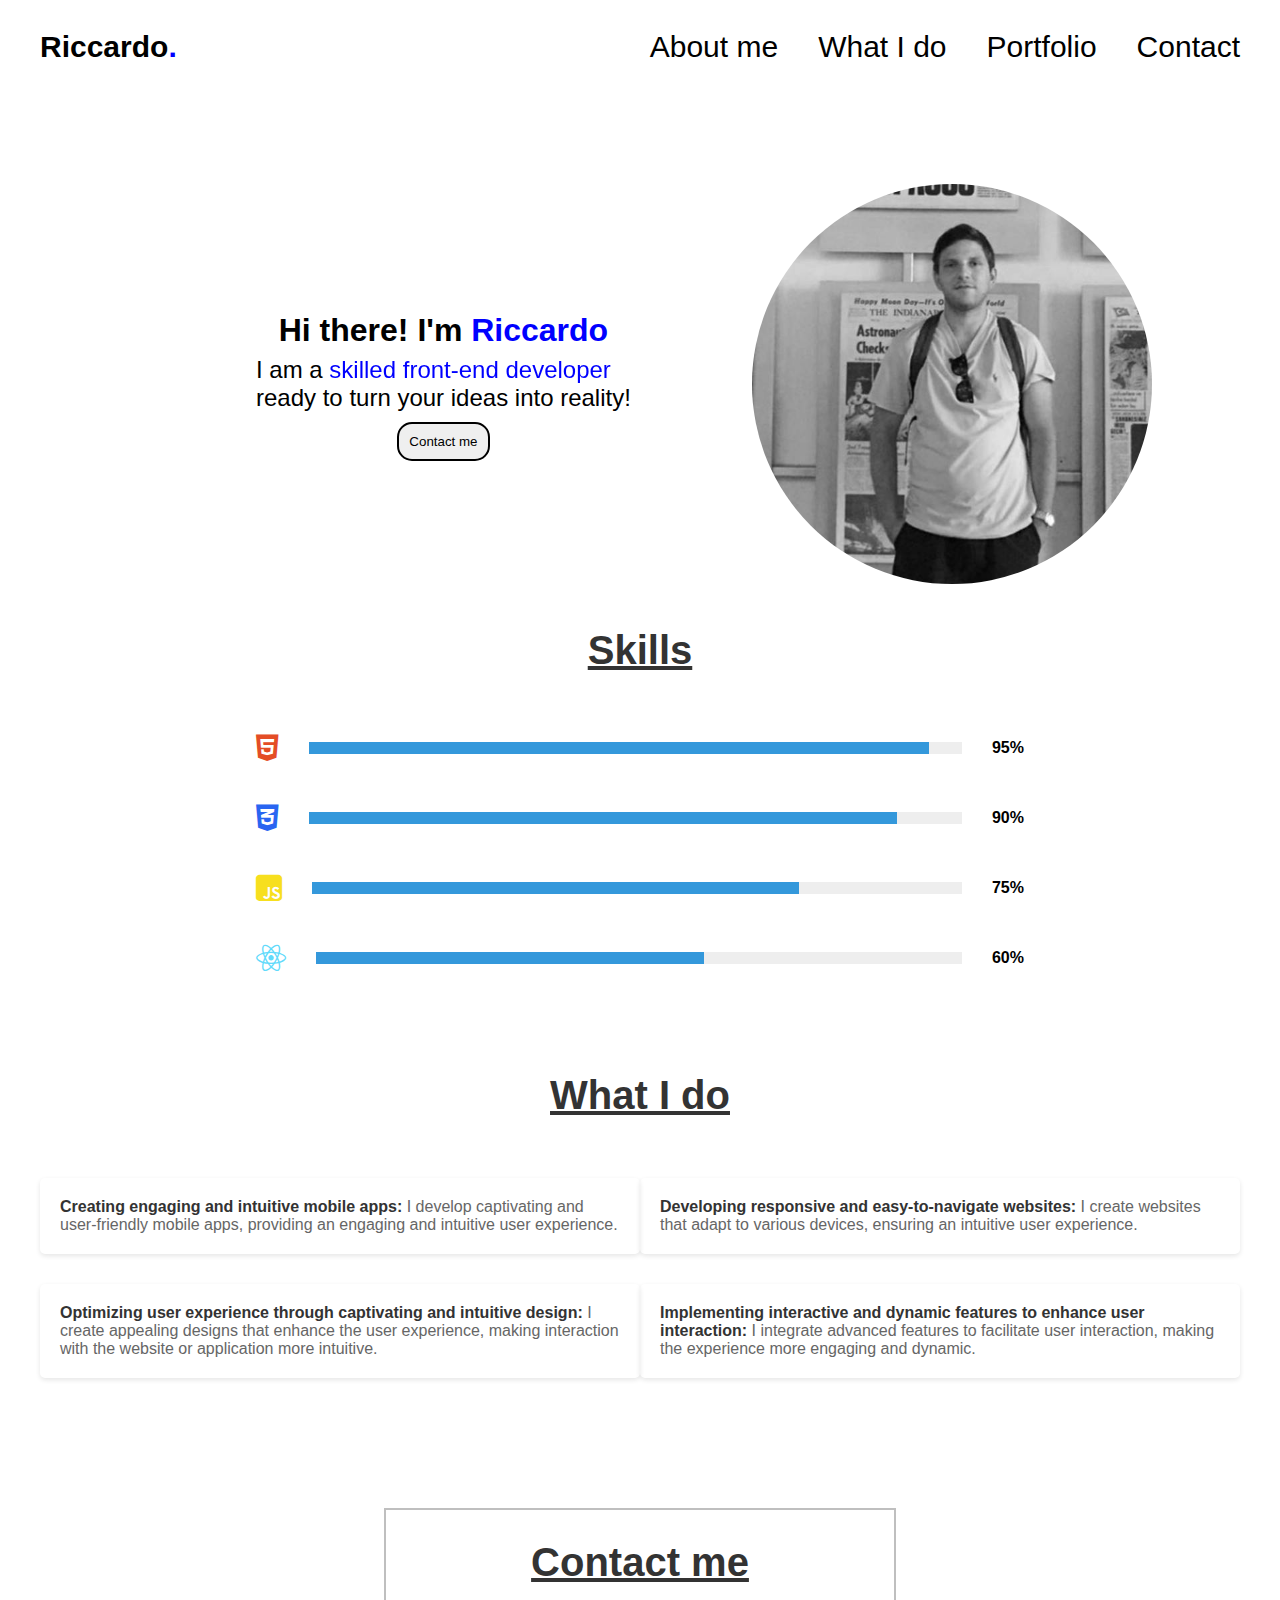
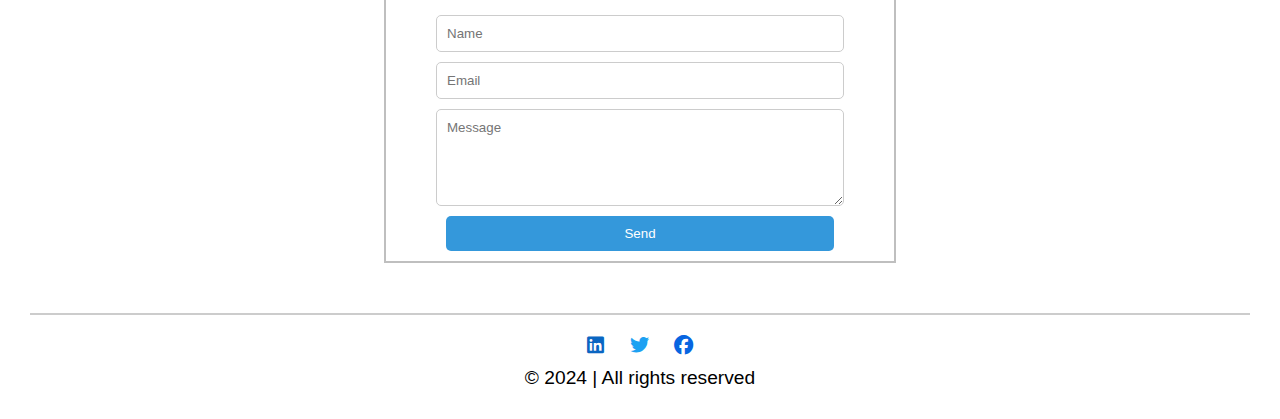
<file: index.html>
<!DOCTYPE html>
<html lang="en">
  <head>
    <meta charset="UTF-8" />
    <meta name="viewport" content="width=device-width, initial-scale=1.0" />
    <meta http-equiv="X-UA-Compatible" content="ie=edge" />
    <link rel="stylesheet" href="assets/styles.css" />
    <link
      rel="stylesheet"
      href="https://cdnjs.cloudflare.com/ajax/libs/font-awesome/6.4.0/css/all.min.css"
    />
    <link
      rel="stylesheet"
      href="https://fonts.googleapis.com/css2?family=Lobster&family=Poppins:wght@200;700&display=swap"
      rel="stylesheet"
    />
    <title>Personal Site</title>
    <meta property="og:title" content="Personal Site" />
    <meta
      property="og:description"
      content="I'm a skilled front-end developer ready to turn your ideas into reality!"
    />
    <meta property="og:image" content="assets/riccardogaruttiphoto.jpeg" />
    <meta property="og:url" content="https://www.riccardogarutti.com" />
    <meta property="og:type" content="website" />
  </head>
  <body>
    <div class="header">
      <div class="logo">Riccardo<span class="blue-text1">.</span></div>
      <div class="navbar">
        <li><a href="aboutme.html">About me</a></li>
        <li><a href="#what-i-do-section">What I do</a></li>
        <li>
          <a href="https://github.com/riccardogar" target="_blank">Portfolio</a>
        </li>
        <li><a href="#form">Contact</a></li>
      </div>
      <div class="checkbtn">
        <i class="fas fa-bars"></i>
      </div>
    </div>
    <div class="intro-section">
      <div class="intro-text">
        <h1>Hi there! I'm <span class="blue-text2">Riccardo</span></h1>
        <p>
          I am a <span class="blue-text3">skilled front-end developer</span>
          <br />ready to turn your ideas into reality!
        </p>
        <button class="btn-contact-me" id="contact-button">Contact me</button>
      </div>
      <div class="profile-image">
        <img
          src="assets/riccardogaruttiphoto.jpeg"
          alt="Riccardo Garutti Photo"
          class="img-circle"
        />
      </div>
    </div>
    <section class="skills">
      <h2>Skills</h2>
      <ul>
        <li>
          <i class="fa-brands fa-html5 icon"></i>
          <div class="skill-bar">
            <div class="skill-progress-html"></div>
          </div>
          <span class="skill-percentage">95%</span>
        </li>
        <li>
          <i class="fa-brands fa-css3-alt icon"></i>
          <div class="skill-bar">
            <div class="skill-progress-css"></div>
          </div>
          <span class="skill-percentage">90%</span>
        </li>
        <li>
          <i class="fa-brands fa-square-js icon"></i>
          <div class="skill-bar">
            <div class="skill-progress-js"></div>
          </div>
          <span class="skill-percentage">75%</span>
        </li>
        <li>
          <i class="fa-brands fa-react icon"></i>
          <div class="skill-bar">
            <div class="skill-progress-react"></div>
          </div>
          <span class="skill-percentage">60%</span>
        </li>
      </ul>
    </section>
    <section id="what-i-do-section">
      <div class="section-title">What I do</div>
      <ul class="skills-list">
        <li>
          <span class="skill"
            >Creating engaging and intuitive mobile apps:</span
          >
          <span class="description"
            >I develop captivating and user-friendly mobile apps, providing an
            engaging and intuitive user experience.</span
          >
        </li>
        <li>
          <span class="skill"
            >Developing responsive and easy-to-navigate websites:</span
          >
          <span class="description"
            >I create websites that adapt to various devices, ensuring an
            intuitive user experience.</span
          >
        </li>
        <li>
          <span class="skill"
            >Optimizing user experience through captivating and intuitive
            design:
          </span>
          <span class="description"
            >I create appealing designs that enhance the user experience, making
            interaction with the website or application more intuitive.</span
          >
        </li>
        <li>
          <span class="skill"
            >Implementing interactive and dynamic features to enhance user
            interaction:</span
          >
          <span class="description"
            >I integrate advanced features to facilitate user interaction,
            making the experience more engaging and dynamic.</span
          >
        </li>
      </ul>
    </section>
    <div class="container">
      <form id="form">
        <h2>Contact me</h2>
        <input type="text" id="nome" name="nome" placeholder="Name" required />
        <input
          type="email"
          id="email"
          name="email"
          placeholder="Email"
          required
        />
        <textarea
          id="message"
          name="message"
          rows="5"
          placeholder="Message"
          required
        ></textarea>
        <button type="submit">Send</button>
      </form>
    </div>
    <footer>
      <hr class="footer-divider" />
      <div class="social-icons">
        <a href="https://www.linkedin.com/in/riccardogarutti/" target="_blank"
          ><i class="fa-brands fa-linkedin"></i
        ></a>
        <a href="https://twitter.com/riccardogarutti" target="_blank"
          ><i class="fa-brands fa-twitter"></i
        ></a>
        <a href="https://www.facebook.com/riccardo.garutti/" target="_blank"
          ><i class="fa-brands fa-facebook"></i
        ></a>
      </div>
      <p>&copy; 2024 | All rights reserved</p>
    </footer>
  </body>
</html>
</file>
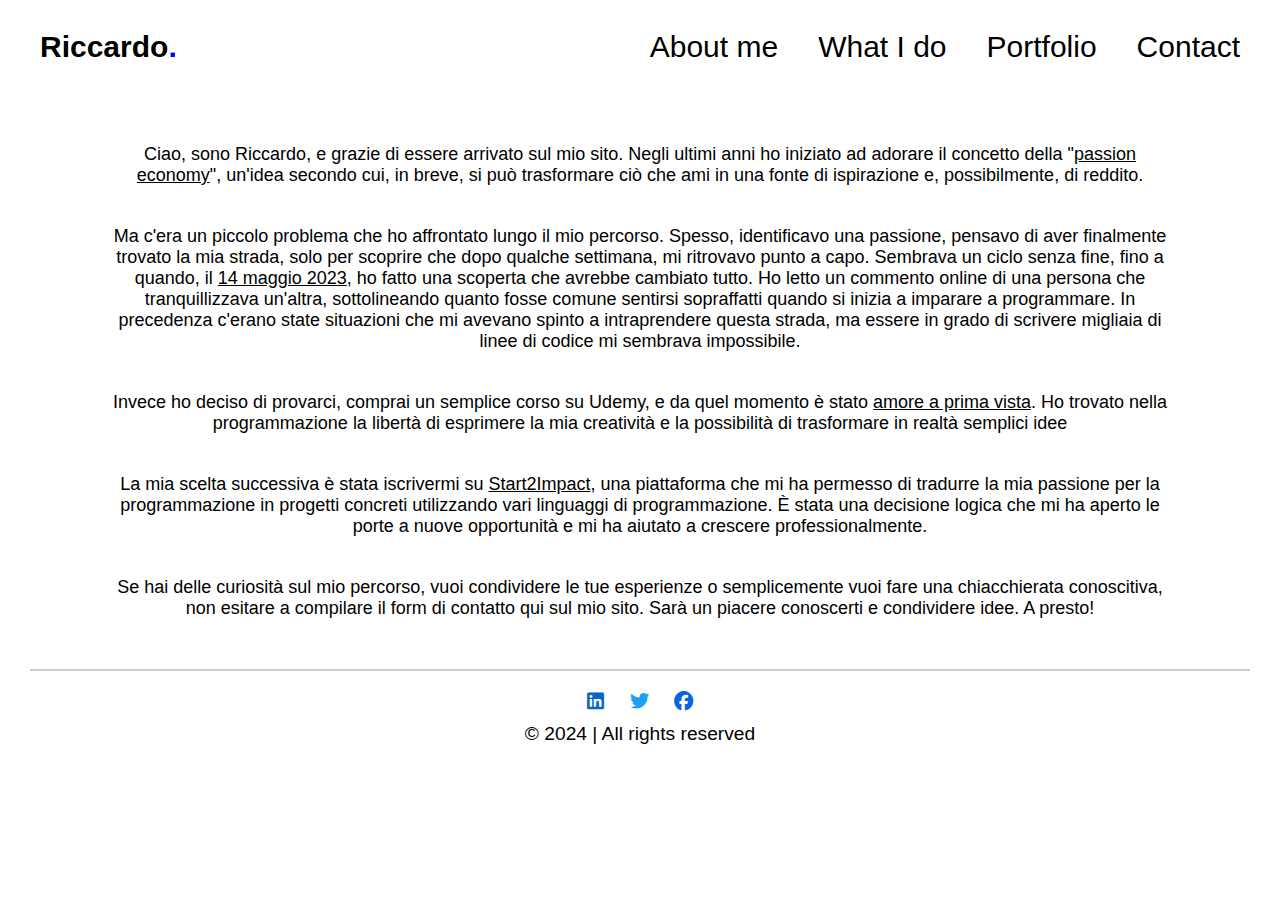
<file: aboutme.html>
<!DOCTYPE html>
<html lang="en">
  <head>
    <meta charset="UTF-8" />
    <meta name="viewport" content="width=device-width, initial-scale=1.0" />
    <meta http-equiv="X-UA-Compatible" content="ie=edge" />
    <link rel="stylesheet" href="assets/styles.css" />
    <link
      rel="stylesheet"
      href="https://cdnjs.cloudflare.com/ajax/libs/font-awesome/6.4.0/css/all.min.css"
    />
    <link
      rel="stylesheet"
      href="https://fonts.googleapis.com/css2?family=Lobster&family=Poppins:wght@200;700&display=swap"
      rel="stylesheet"
    />
    <title>About Me</title>
  </head>
  <body class="aboutme-page">
    <div class="header">
      <div class="logo">
        <a href="index.html">Riccardo<span class="blue-text1">.</span></a>
      </div>
      <div class="navbar">
        <li><a href="aboutme.html">About me</a></li>
        <li><a href="index.html#what-i-do-section">What I do</a></li>
        <li>
          <a href="https://github.com/riccardogar" target="_blank">Portfolio</a>
        </li>
        <li><a href="index.html#form">Contact</a></li>
      </div>
      <div class="checkbtn">
        <i class="fas fa-bars"></i>
      </div>
    </div>

    <div class="intro-message">
      <div class="message-div">
        <p>
          Ciao, sono Riccardo, e grazie di essere arrivato sul mio sito. Negli
          ultimi anni ho iniziato ad adorare il concetto della "<u
            class="underline-text"
            >passion economy</u
          >", un'idea secondo cui, in breve, si può trasformare ciò che ami in
          una fonte di ispirazione e, possibilmente, di reddito.
        </p>
      </div>
      <div class="message-div">
        <p>
          Ma c'era un piccolo problema che ho affrontato lungo il mio percorso.
          Spesso, identificavo una passione, pensavo di aver finalmente trovato
          la mia strada, solo per scoprire che dopo qualche settimana, mi
          ritrovavo punto a capo. Sembrava un ciclo senza fine, fino a quando,
          il <u class="underline-text">14 maggio 2023</u>, ho fatto una scoperta
          che avrebbe cambiato tutto. Ho letto un commento online di una persona
          che tranquillizzava un'altra, sottolineando quanto fosse comune
          sentirsi sopraffatti quando si inizia a imparare a programmare. In
          precedenza c'erano state situazioni che mi avevano spinto a
          intraprendere questa strada, ma essere in grado di scrivere migliaia
          di linee di codice mi sembrava impossibile.
        </p>
      </div>
      <div class="message-div">
        <p>
          Invece ho deciso di provarci, comprai un semplice corso su Udemy, e da
          quel momento è stato
          <u class="underline-text">amore a prima vista</u>. Ho trovato nella
          programmazione la libertà di esprimere la mia creatività e la
          possibilità di trasformare in realtà semplici idee
        </p>
      </div>
      <div class="message-div">
        <p>
          La mia scelta successiva è stata iscrivermi su
          <u class="underline-text">Start2Impact</u>, una piattaforma che mi ha
          permesso di tradurre la mia passione per la programmazione in progetti
          concreti utilizzando vari linguaggi di programmazione. È stata una
          decisione logica che mi ha aperto le porte a nuove opportunità e mi ha
          aiutato a crescere professionalmente.
        </p>
      </div>
      <div class="message-div">
        <p>
          Se hai delle curiosità sul mio percorso, vuoi condividere le tue
          esperienze o semplicemente vuoi fare una chiacchierata conoscitiva,
          non esitare a compilare il form di contatto qui sul mio sito. Sarà un
          piacere conoscerti e condividere idee. A presto!
        </p>
      </div>
    </div>

    <footer>
      <hr class="footer-divider" />
      <div class="social-icons">
        <a href="https://www.linkedin.com/in/riccardogarutti/" target="_blank"
          ><i class="fa-brands fa-linkedin"></i
        ></a>
        <a href="https://twitter.com/riccardogarutti" target="_blank"
          ><i class="fa-brands fa-twitter"></i
        ></a>
        <a href="https://www.facebook.com/riccardo.garutti/" target="_blank"
          ><i class="fa-brands fa-facebook"></i
        ></a>
      </div>
      <p>&copy; 2024 | All rights reserved</p>
    </footer>
  </body>
</html>
</file>
<file: assets/styles.css>
* {
  margin: 0;
  padding: 0;
  font-family: "Roboto", sans-serif;
  box-sizing: border-box;
}
html {
  scroll-behavior: smooth;
}

.header {
  display: flex;
  justify-content: space-between;
  align-items: center;
  padding: 30px 0px;
  background-color: white;
  position: relative;
}

.logo {
  margin-left: 40px;
  font-size: 30px;
  font-weight: bold;
  text-decoration: none;
  cursor: pointer;
}

.blue-text1 {
  color: blue;
}

.navbar {
  display: flex;
  list-style: none;
}

.navbar li a {
  font-size: 30px;
  text-decoration: none;
  color: black;
  margin-right: 40px;
}

.logo:hover,
.navbar li a:hover {
  border-bottom: 3px solid blue;
  padding-bottom: 3px;
}

.logo a,
.logo a:visited {
  color: black;
  text-decoration: none;
}

.checkbtn {
  position: absolute;
  font-size: 25px;
  top: 35px;
  right: 20px;
  display: none;
}

.intro-section {
  margin-top: 90px;
  margin-right: 10%;
  margin-left: 20%;
  position: relative;
  display: flex;
  justify-content: space-between;
  align-items: center;
}

.intro-text {
  display: flex;
  flex-direction: column;
  align-items: center;
}

.intro-text h1 {
  margin-bottom: 7px;
  font-size: 2em;
}

.intro-text p {
  font-size: 1.5em;
}

.img-circle {
  height: 400px;
  width: 400px;
  border-radius: 50%;
}

.blue-text2 {
  color: blue;
}

.blue-text3 {
  color: transparent;
  background-image: linear-gradient(blue, blue);
  background-repeat: no-repeat;
  -webkit-background-clip: text;
  background-clip: text;
  animation: animateText 6s linear infinite;
}

@keyframes animateText {
  0%,
  95%,
  100% {
    background-position: -400px 0;
  }
  65%,
  85% {
    background-position: 0 0;
  }
}

.btn-contact-me {
  margin-top: 10px;
  padding: 10px 10px;
  border-radius: 15px;
  cursor: pointer;
  border: 2px solid #000;
  transition: background-color 0.3s, color 0.3s;
}

.btn-contact-me:hover {
  background-color: #000;
  color: #fff;
}

.skills {
  text-align: center;
  margin-top: 40px;
  margin-right: 20%;
  margin-left: 20%;
}

.skills h2 {
  margin-bottom: 60px;
  font-size: 40px;
  font-weight: bold;
  color: #333333;
  text-decoration: underline;
}

.skills li {
  margin-bottom: 40px;
  display: flex;
  align-items: center;
}

.skills li .icon {
  font-size: 30px;
}

.skills li .fa-html5 {
  color: #e44d26;
}

.skills li .fa-css3-alt {
  color: #2965f1;
}

.skills li .fa-square-js {
  color: #f7df1e;
}

.skills li .fa-react {
  color: #61dafb;
}

.skill-bar {
  background-color: #eee;
  height: 12px;
  flex-grow: 1;
  margin-right: 30px;
  margin-left: 30px;
}

.skill-progress-html {
  background-color: #3498db;
  height: 100%;
  width: 95%;
}

.skill-progress-css {
  background-color: #3498db;
  height: 100%;
  width: 90%;
}

.skill-progress-js {
  background-color: #3498db;
  height: 100%;
  width: 75%;
}

.skill-progress-react {
  background-color: #3498db;
  height: 100%;
  width: 60%;
}

.skill-percentage {
  font-weight: bold;
}

#what-i-do-section {
  margin-top: 100px;
  background-color: white;
}

.section-title {
  font-size: 40px;
  font-weight: bold;
  color: #333333;
  text-align: center;
  margin-bottom: 60px;
  text-decoration: underline;
}

.skills-list {
  list-style-type: none;
  margin-top: 30px;
  display: flex;
  flex-wrap: wrap;
  justify-content: center;
}

.skills-list li {
  width: 600px;
  margin-bottom: 30px;
  padding: 20px;
  border-radius: 5px;
  box-shadow: 0 2px 5px rgba(0, 0, 0, 0.1);
}

.skill {
  font-weight: bold;
  color: #333333;
}

.description {
  color: #666666;
  margin-top: 10px;
}

.container {
  margin-top: 100px;
  display: flex;
  justify-content: center;
  align-items: center;
}

form {
  text-align: center;
  display: flex;
  flex-direction: column;
  border: 2px solid rgba(128, 128, 128, 0.5);
  width: 40%;
}

form h2 {
  margin-top: 30px;
  margin-bottom: 30px;
  font-size: 40px;
  font-weight: bold;
  color: #333333;
  text-decoration: underline;
}

form input,
form textarea {
  margin-left: 50px;
  margin-right: 50px;
  margin-bottom: 10px;
  padding: 10px 10px;
  border: 1px solid #ccc;
  border-radius: 5px;
  outline: none;
  resize: vertical;
}
form input:focus,
form textarea:focus {
  border: 2px solid blue;
}

form button {
  margin-left: 60px;
  margin-right: 60px;
  border-radius: 5px;
  padding: 10px 20px;
  background-color: #3498db;
  color: white;
  border: none;
  cursor: pointer;
  margin-bottom: 10px;
}

form button:hover {
  background-color: #2980b9;
}

.footer-divider {
  border: none;
  height: 2px;
  background-color: #ccc;
  margin-top: 20px;
  margin-bottom: 20px;
}

footer {
  padding: 30px;
  font-size: 1.2em;
  text-align: center;
}

.social-icons {
  margin-bottom: 10px;
}

.social-icons a {
  margin: 0 10px;
}

.fa-linkedin {
  color: #0a66c2;
}

.fa-twitter {
  color: #1da1f2;
}

.fa-facebook {
  color: #0765e1;
}

.intro-message {
  text-align: center;
  margin-top: 50px;
  font-size: 18px;
}

.message-div {
  margin: 40px 100px 0px 100px;
}

@media (max-width: 768px) {
  .checkbtn {
    display: block;
  }
  .intro-section {
    margin-right: 30px;
    margin-left: 30px;
  }
  .img-circle {
    height: 200px;
    width: 200px;
    display: block;
  }
  .navbar {
    width: 100%;
    background: rgba(240, 240, 240, 1);
    position: absolute;
    display: flex;
    flex-direction: column;
    justify-content: center;
    align-items: center;
    top: 75px;
  }
  .navbar li {
    margin-top: 5px;
    margin-bottom: 5px;
  }
  .navbar li a {
    margin: 0 auto;
  }
  .intro-section {
    margin-top: 200px;
  }
  .skills {
    text-align: center;
    margin-top: 40px;
    margin-right: 15%;
    margin-left: 15%;
  }
  .skills-list li {
    width: 400px;
    margin-right: 10%;
    margin-left: 10%;
    margin-bottom: 20px;
  }
  form {
    width: 70%;
  }
  form input,
  form textarea {
    margin-left: 40px;
    margin-right: 40px;
  }
  .intro-message {
    text-align: center;
    margin-top: 200px;
  }
}

@media (min-width: 1800px) {
  .skills-list li {
    width: 750px;
  }
}

@media (max-width: 300px) {
  .img-circle {
    display: none;
  }
  .intro-section {
    display: flex;
    justify-content: center;
    text-align: center;
  }
}
</file>
